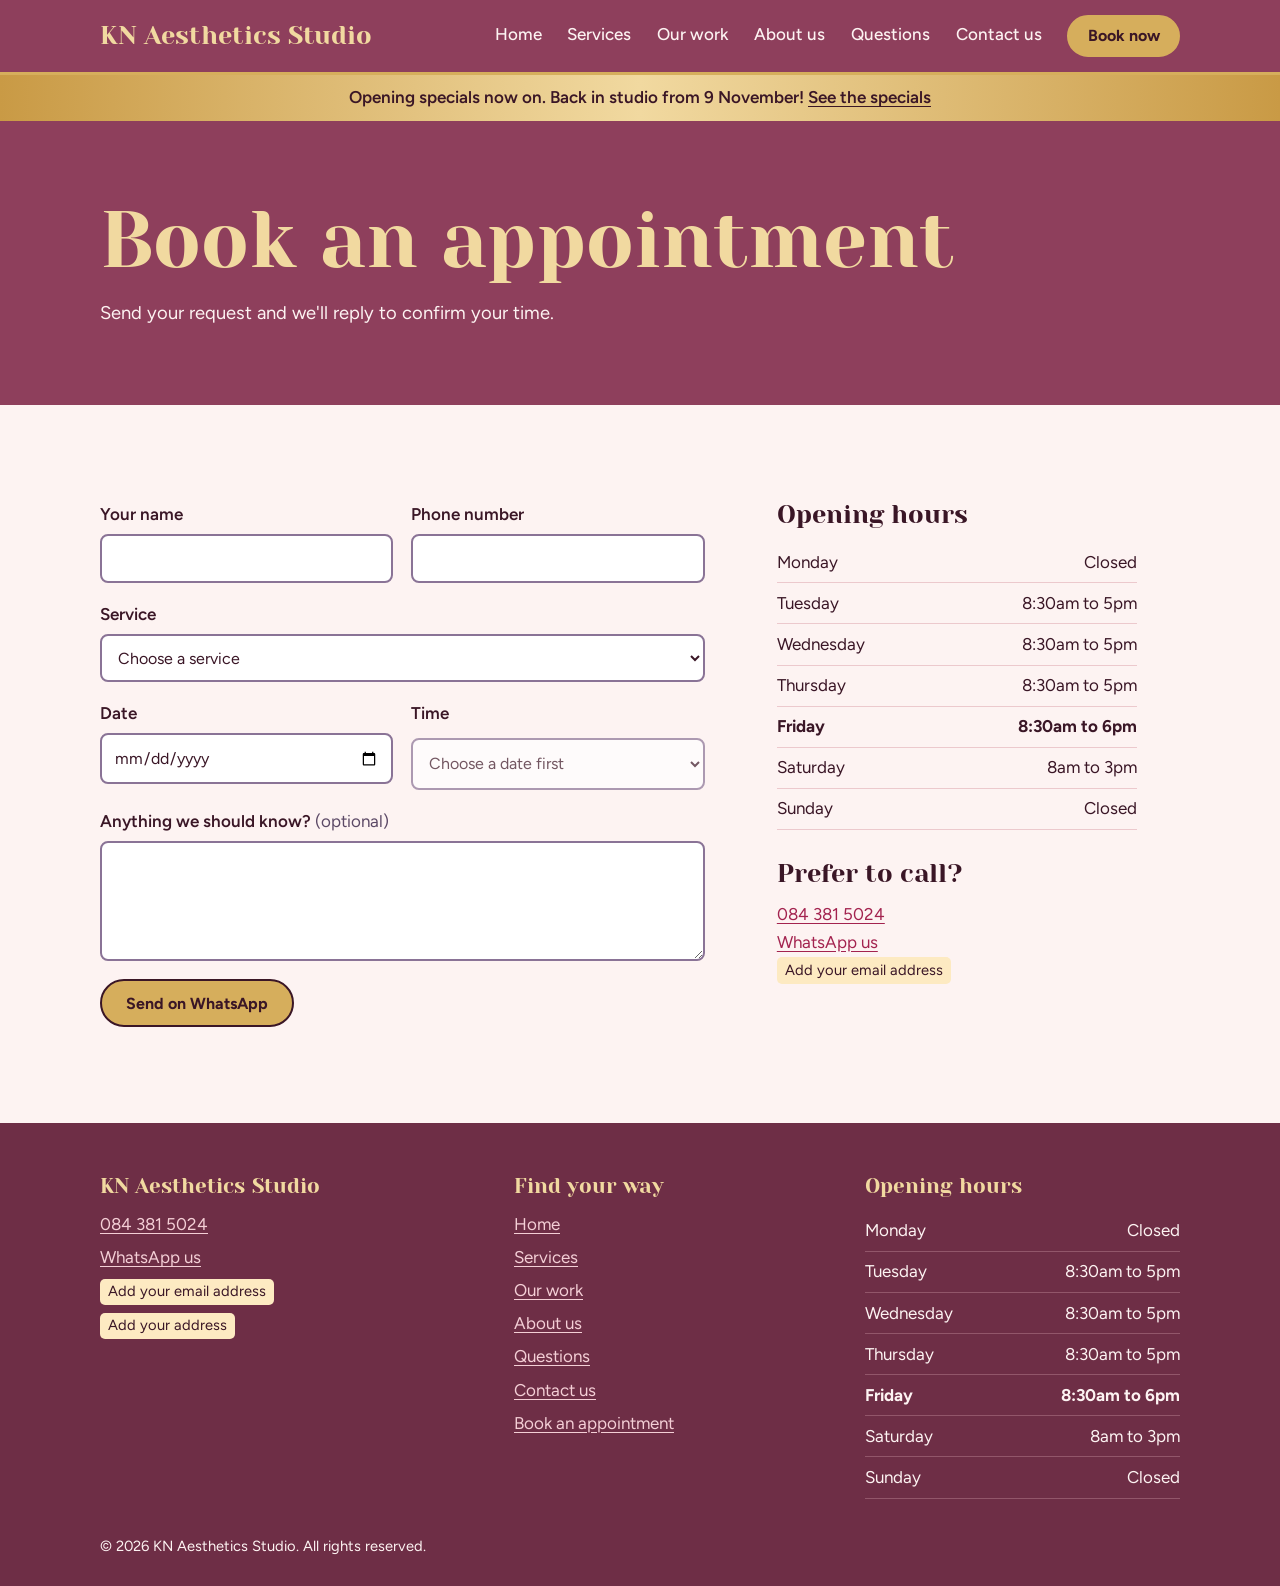
<file: book.html>
<!doctype html>
<html lang="en-ZA">
<head>
<meta charset="utf-8">
<meta name="viewport" content="width=device-width, initial-scale=1">
<title>Book an appointment | KN Aesthetics Studio</title>
<meta name="description" content="Request an appointment at KN Aesthetics Studio by WhatsApp or email.">
<meta property="og:title" content="Book an appointment | KN Aesthetics Studio">
<meta property="og:description" content="Request an appointment at KN Aesthetics Studio by WhatsApp or email.">
<link rel="icon" href="data:image/svg+xml,%3Csvg xmlns='http://www.w3.org/2000/svg' viewBox='0 0 32 32'%3E%3Cpath d='M4 30V14a12 12 0 0 1 24 0v16z' fill='%238e3f5c'/%3E%3Ccircle cx='16' cy='14' r='4' fill='%23d6ae5c'/%3E%3C/svg%3E">
<link rel="stylesheet" href="css/style.css">
</head>
<body>
<div id="site-header"></div>
<main id="main">
<section class="page-top"><div class="wrap"><h1>Book an appointment</h1><p>Send your request and we'll reply to confirm your time.</p></div></section>
<section class="band"><div class="wrap form-layout">
  <form class="form" id="book-form">
    <div class="field"><label for="b-name">Your name</label><input id="b-name" name="name" required autocomplete="name"></div>
    <div class="field"><label for="b-phone">Phone number</label><input id="b-phone" name="phone" type="tel" required autocomplete="tel"></div>
    <div class="field field-full"><label for="b-service">Service</label><select id="b-service" name="service" required><option value="">Choose a service</option></select></div>
    <div class="field"><label for="b-date">Date</label><input id="b-date" name="date" type="date" required><p class="help" id="date-help" role="alert"></p></div>
    <div class="field"><label for="b-time">Time</label><select id="b-time" name="time" required></select></div>
    <div class="field field-full"><label for="b-notes">Anything we should know? <span class="opt">(optional)</span></label><textarea id="b-notes" name="notes"></textarea></div>
    <div class="btn-row field-full"><button class="btn" type="submit" value="whatsapp">Send on WhatsApp</button><button class="btn btn-quiet" type="submit" value="email">Send by email</button></div>
    <p class="notice form-msg" role="status" hidden></p>
  </form>
  <aside class="side">
    <div class="side-block"><h2>Opening hours</h2><div data-hours></div></div>
    <div class="side-block"><h2>Prefer to call?</h2><p data-contact></p></div>
  </aside>
</div></section>
</main>
<div id="site-footer"></div>
<noscript><p class="setup-error">Please turn on JavaScript to see our services, photos and booking form.</p></noscript>
<script src="site-settings.js"></script>
<script src="js/main.js"></script>
</body>
</html>
</file>
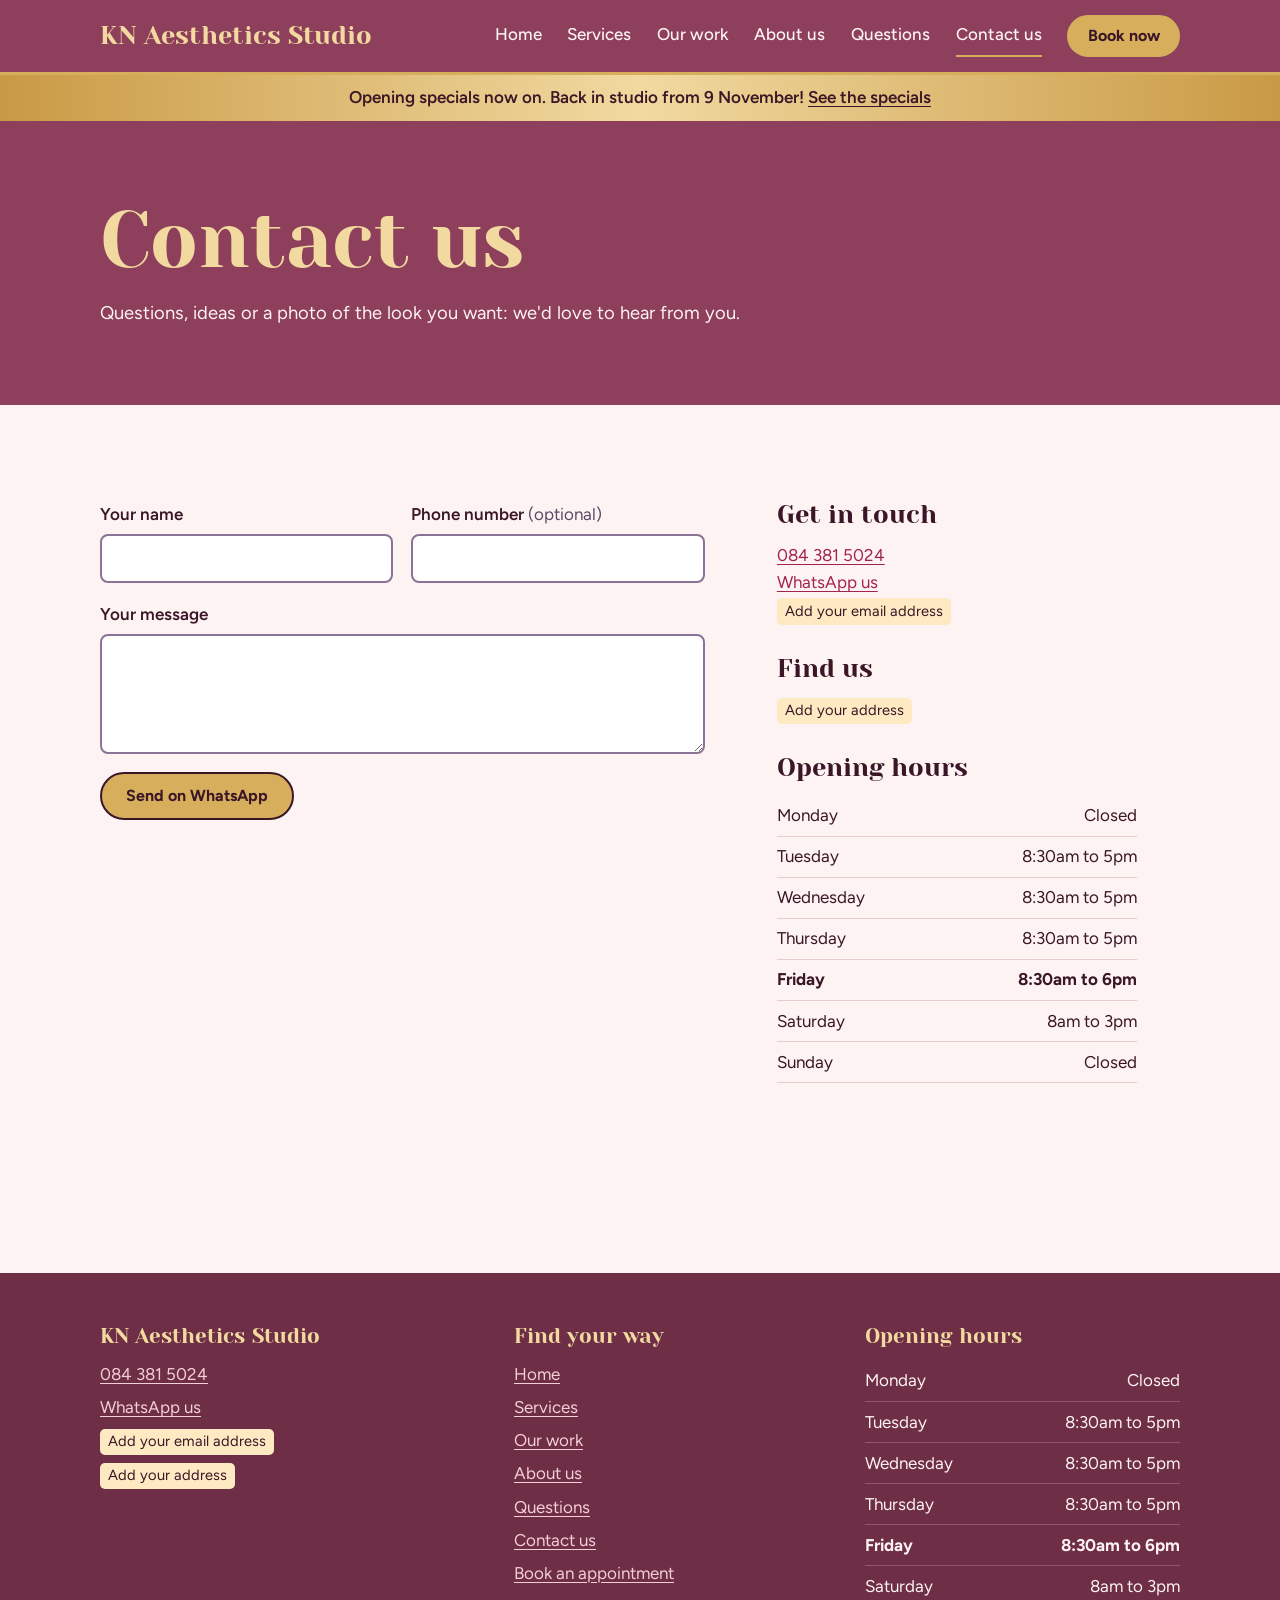
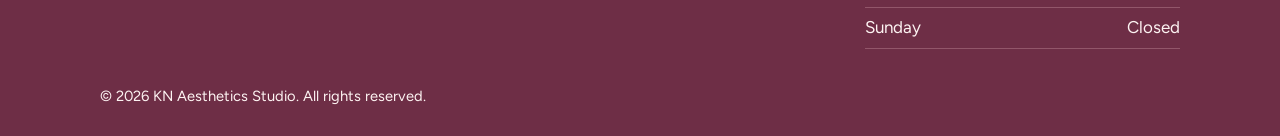
<file: contact.html>
<!doctype html>
<html lang="en-ZA">
<head>
<meta charset="utf-8">
<meta name="viewport" content="width=device-width, initial-scale=1">
<title>Contact us | KN Aesthetics Studio</title>
<meta name="description" content="Find KN Aesthetics Studio, see our opening hours and send us a message.">
<meta property="og:title" content="Contact us | KN Aesthetics Studio">
<meta property="og:description" content="Find KN Aesthetics Studio, see our opening hours and send us a message.">
<link rel="icon" href="data:image/svg+xml,%3Csvg xmlns='http://www.w3.org/2000/svg' viewBox='0 0 32 32'%3E%3Cpath d='M4 30V14a12 12 0 0 1 24 0v16z' fill='%238e3f5c'/%3E%3Ccircle cx='16' cy='14' r='4' fill='%23d6ae5c'/%3E%3C/svg%3E">
<link rel="stylesheet" href="css/style.css">
</head>
<body>
<div id="site-header"></div>
<main id="main">
<section class="page-top"><div class="wrap"><h1>Contact us</h1><p>Questions, ideas or a photo of the look you want: we'd love to hear from you.</p></div></section>
<section class="band"><div class="wrap form-layout">
  <form class="form" id="contact-form">
    <div class="field"><label for="c-name">Your name</label><input id="c-name" name="name" required autocomplete="name"></div>
    <div class="field"><label for="c-phone">Phone number <span class="opt">(optional)</span></label><input id="c-phone" name="phone" type="tel" autocomplete="tel"></div>
    <div class="field field-full"><label for="c-msg">Your message</label><textarea id="c-msg" name="message" required></textarea></div>
    <div class="btn-row field-full"><button class="btn" type="submit" value="whatsapp">Send on WhatsApp</button><button class="btn btn-quiet" type="submit" value="email">Send by email</button></div>
    <p class="notice form-msg" role="status" hidden></p>
  </form>
  <aside class="side">
    <div class="side-block"><h2>Get in touch</h2><p data-contact></p></div>
    <div class="side-block"><h2>Find us</h2><p data-address></p></div>
    <div class="side-block"><h2>Opening hours</h2><div data-hours></div></div>
  </aside>
</div></section>
<section class="wrap" id="map" style="padding-bottom:64px"></section>
</main>
<div id="site-footer"></div>
<noscript><p class="setup-error">Please turn on JavaScript to see our services, photos and booking form.</p></noscript>
<script src="site-settings.js"></script>
<script src="js/main.js"></script>
</body>
</html>
</file>
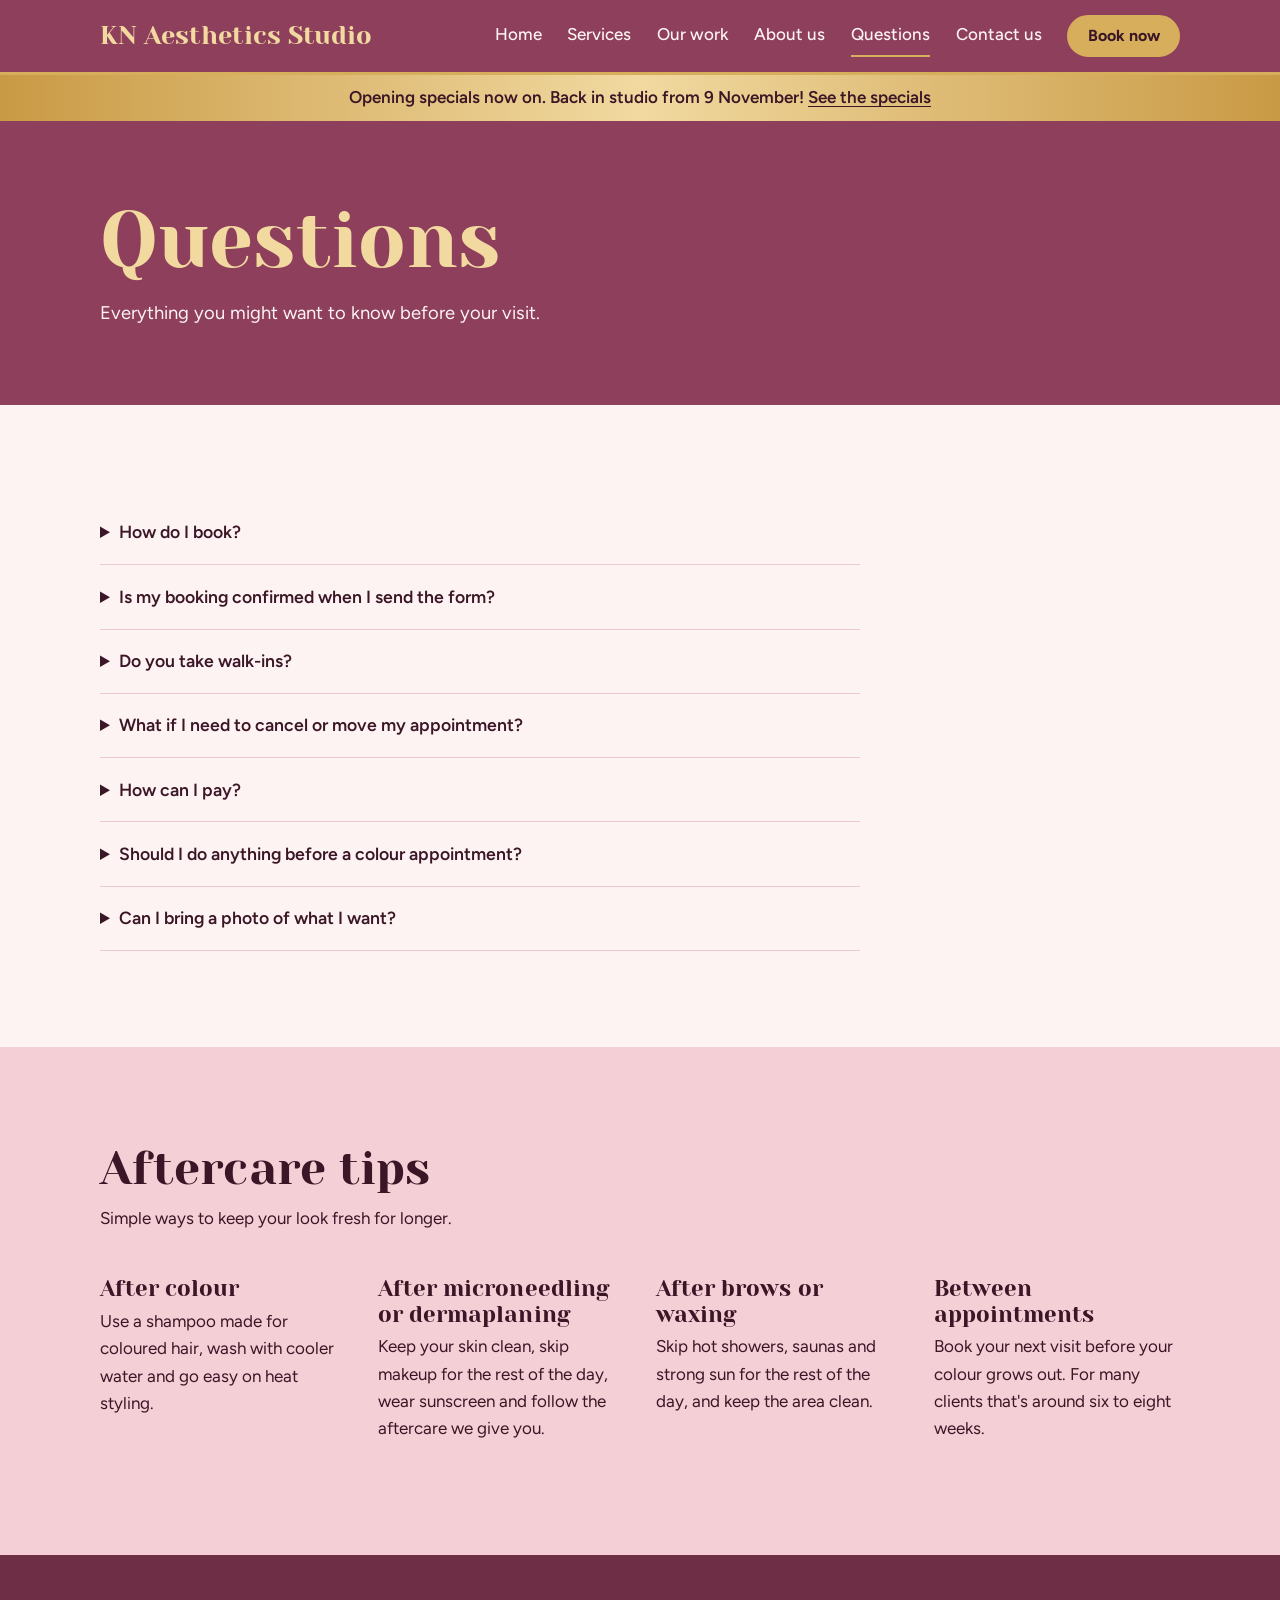
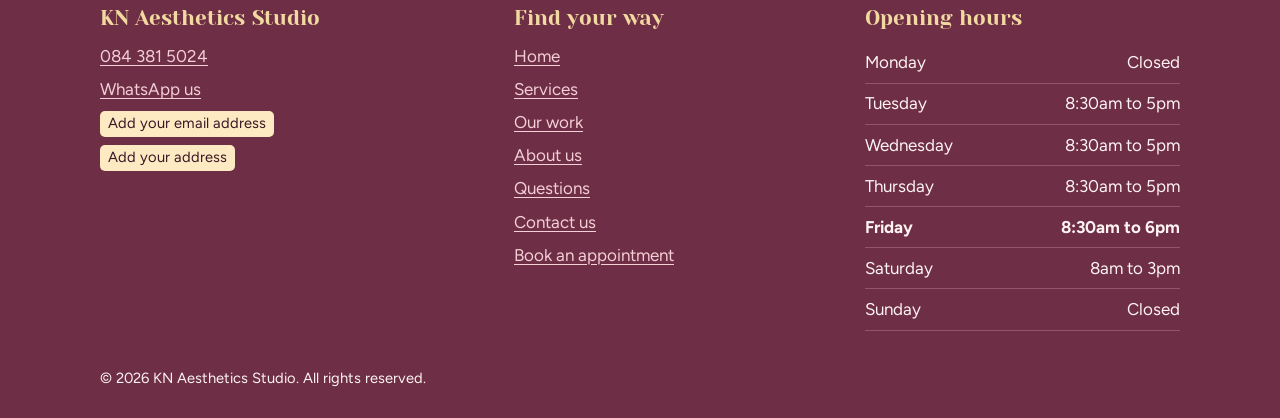
<file: faq.html>
<!doctype html>
<html lang="en-ZA">
<head>
<meta charset="utf-8">
<meta name="viewport" content="width=device-width, initial-scale=1">
<title>Questions | KN Aesthetics Studio</title>
<meta name="description" content="Answers to common questions about bookings and appointments at KN Aesthetics Studio, plus aftercare tips.">
<meta property="og:title" content="Questions | KN Aesthetics Studio">
<meta property="og:description" content="Answers to common questions about bookings and appointments at KN Aesthetics Studio, plus aftercare tips.">
<link rel="icon" href="data:image/svg+xml,%3Csvg xmlns='http://www.w3.org/2000/svg' viewBox='0 0 32 32'%3E%3Cpath d='M4 30V14a12 12 0 0 1 24 0v16z' fill='%238e3f5c'/%3E%3Ccircle cx='16' cy='14' r='4' fill='%23d6ae5c'/%3E%3C/svg%3E">
<link rel="stylesheet" href="css/style.css">
</head>
<body>
<div id="site-header"></div>
<main id="main">
<section class="page-top"><div class="wrap"><h1>Questions</h1><p>Everything you might want to know before your visit.</p></div></section>
<section class="band"><div class="wrap"><div class="faq" id="faq"></div></div></section>
<section class="band band-tint"><div class="wrap">
  <div class="section-head"><h2>Aftercare tips</h2><p>Simple ways to keep your look fresh for longer.</p></div>
  <div class="tips" id="tips"></div>
</div></section>
</main>
<div id="site-footer"></div>
<noscript><p class="setup-error">Please turn on JavaScript to see our services, photos and booking form.</p></noscript>
<script src="site-settings.js"></script>
<script src="js/main.js"></script>
</body>
</html>
</file>
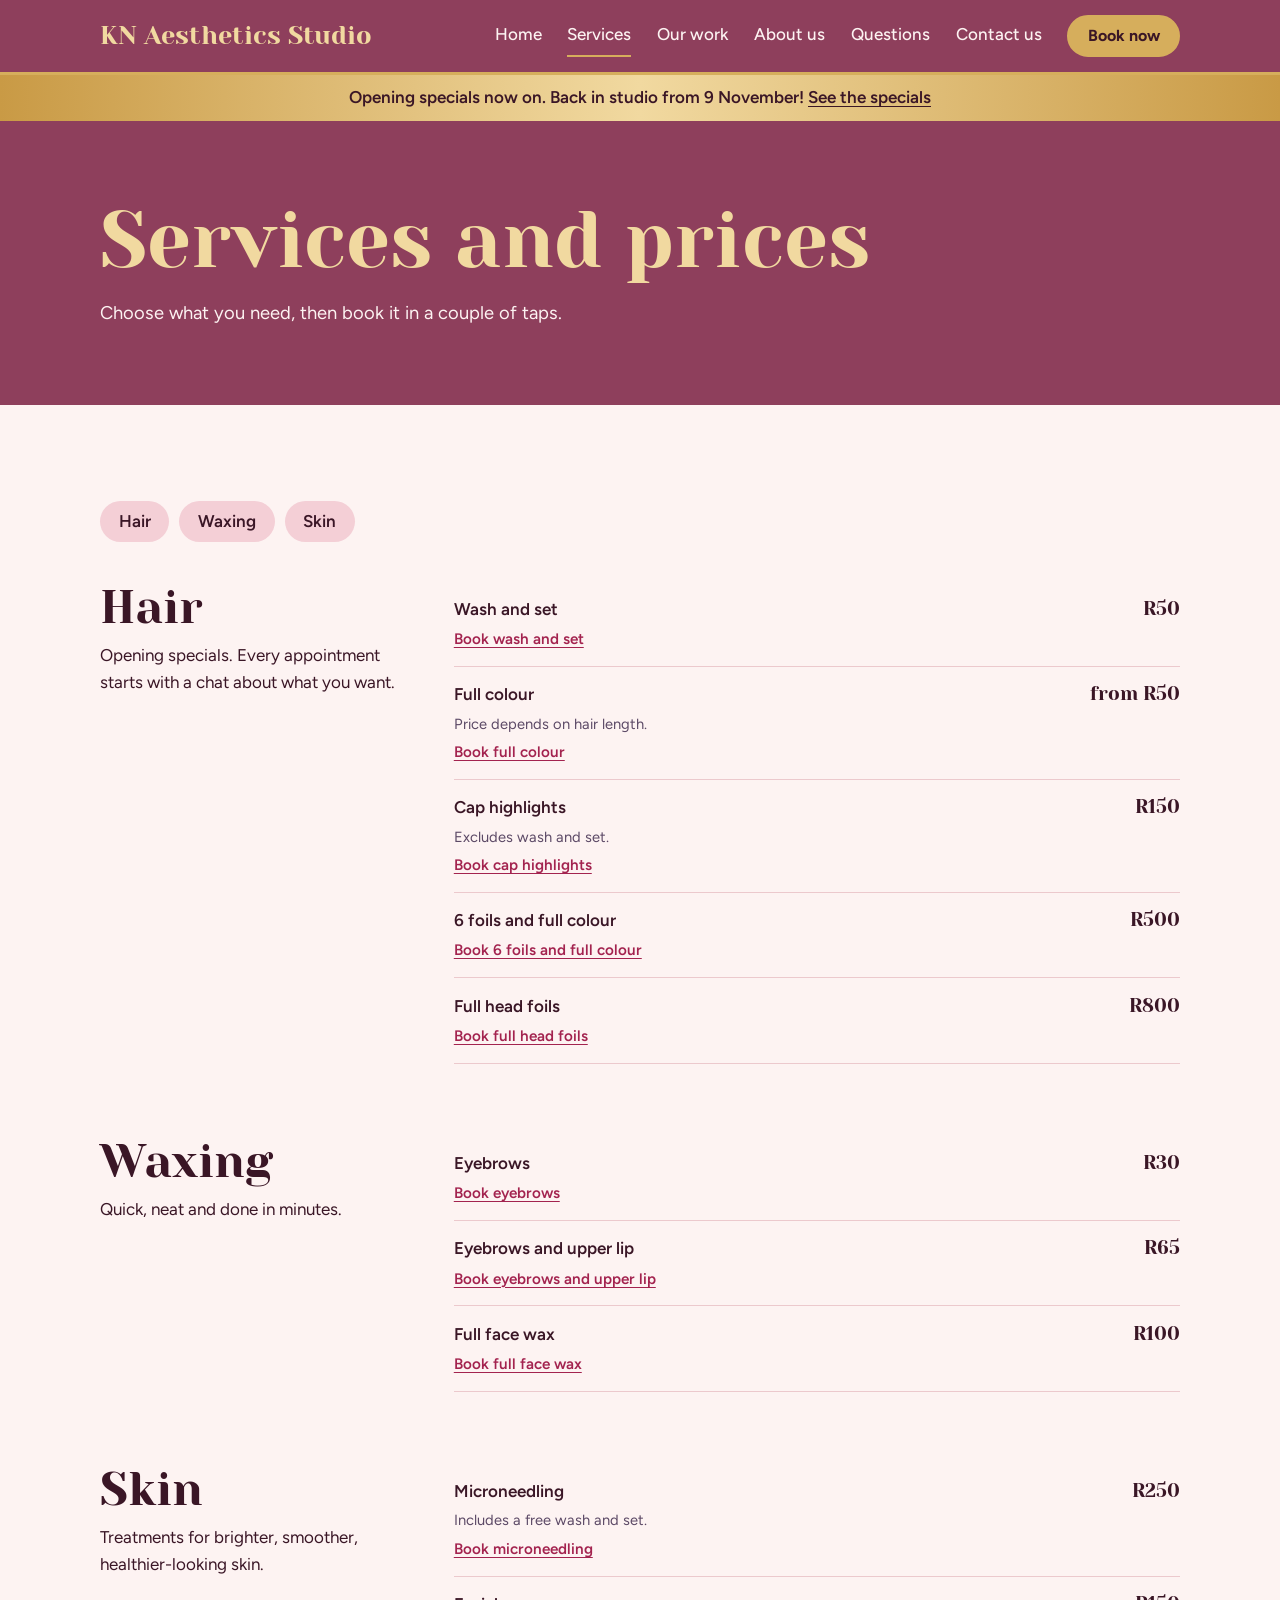
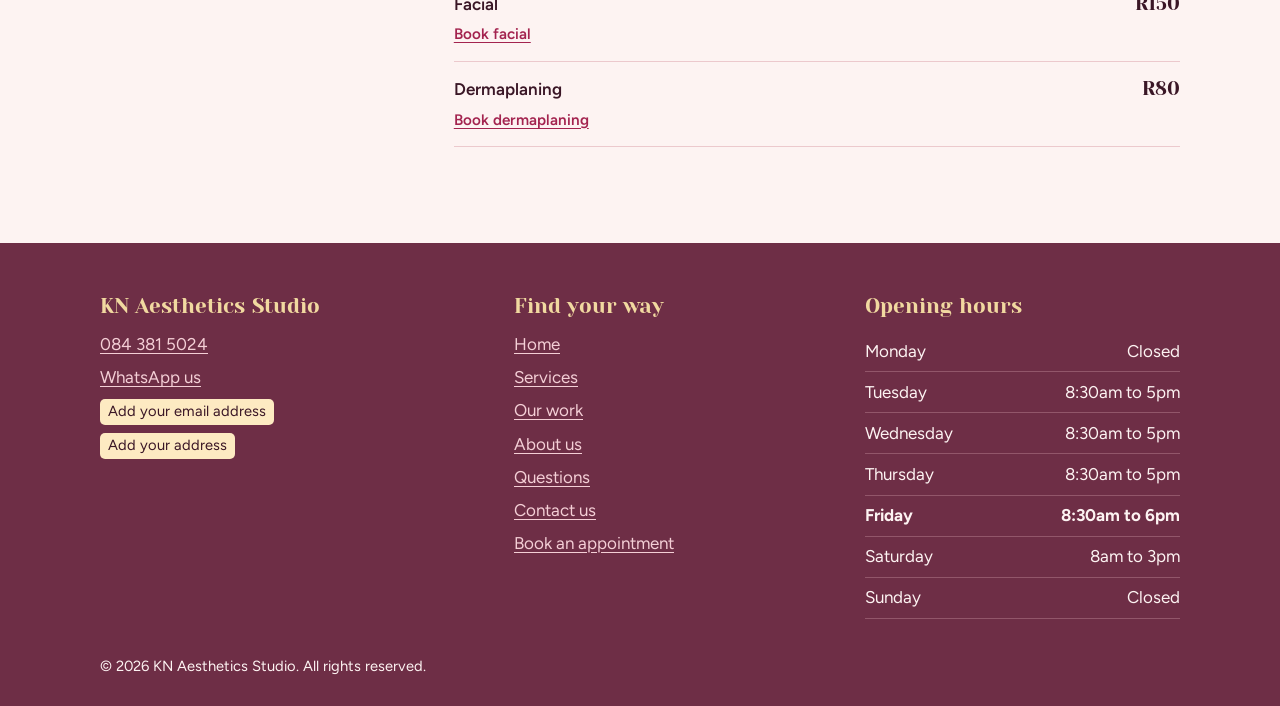
<file: services.html>
<!doctype html>
<html lang="en-ZA">
<head>
<meta charset="utf-8">
<meta name="viewport" content="width=device-width, initial-scale=1">
<title>Services and prices | KN Aesthetics Studio</title>
<meta name="description" content="Hair, waxing and skin services and prices at KN Aesthetics Studio.">
<meta property="og:title" content="Services and prices | KN Aesthetics Studio">
<meta property="og:description" content="Hair, waxing and skin services and prices at KN Aesthetics Studio.">
<link rel="icon" href="data:image/svg+xml,%3Csvg xmlns='http://www.w3.org/2000/svg' viewBox='0 0 32 32'%3E%3Cpath d='M4 30V14a12 12 0 0 1 24 0v16z' fill='%238e3f5c'/%3E%3Ccircle cx='16' cy='14' r='4' fill='%23d6ae5c'/%3E%3C/svg%3E">
<link rel="stylesheet" href="css/style.css">
</head>
<body>
<div id="site-header"></div>
<main id="main">
<section class="page-top"><div class="wrap"><h1>Services and prices</h1><p>Choose what you need, then book it in a couple of taps.</p></div></section>
<section class="band"><div class="wrap">
  <div class="jump" id="jump" style="margin:0 0 40px"></div>
  <div class="price-menu" id="price-menu"></div>
</div></section>
</main>
<div id="site-footer"></div>
<noscript><p class="setup-error">Please turn on JavaScript to see our services, photos and booking form.</p></noscript>
<script src="site-settings.js"></script>
<script src="js/main.js"></script>
</body>
</html>
</file>
<file: css/style.css>
@font-face{font-family:"Yeseva One";src:url(../fonts/yeseva-one.woff2) format("woff2");font-display:swap}
@font-face{font-family:"Figtree";src:url(../fonts/figtree.woff2) format("woff2");font-weight:300 900;font-display:swap}
:root{
  --deep:#8e3f5c;--deep-2:#6e2e46;--blush:#f4cfd6;--blush-pale:#fdf3f2;--gold:#d6ae5c;--gold-light:#f1d9a0;
  --ink:#3a1626;--rose:#a3234f;--line:#ecc9cd;--white:#fff;
  --display:"Yeseva One",Georgia,serif;--body:"Figtree",system-ui,sans-serif;
  --wrap:1160px;--gut:clamp(16px,4vw,40px);
}
*,*::before,*::after{box-sizing:border-box}
[hidden]{display:none!important}
html{scroll-behavior:smooth;-webkit-text-size-adjust:100%}
body{margin:0;background:var(--blush-pale);color:var(--ink);font:400 1.0625rem/1.6 var(--body);display:flex;flex-direction:column;min-height:100vh}
main{flex:1}
img{display:block;max-width:100%}
h1,h2,h3{font-family:var(--display);font-weight:400;line-height:1.12;margin:0;letter-spacing:.002em}
h1{font-size:clamp(2.6rem,7vw,4.9rem)}
h2{font-size:clamp(1.9rem,4vw,2.9rem)}
h3{font-size:1.4rem}
p{margin:0 0 1em;max-width:62ch}
a{color:var(--rose);text-underline-offset:.18em}
a:hover{color:var(--ink)}
:focus-visible{outline:3px solid var(--gold);outline-offset:3px;border-radius:3px}
.wrap{width:min(100%,var(--wrap));margin-inline:auto;padding-inline:var(--gut)}
.band{padding-block:clamp(56px,8vw,96px)}
.band-tint{background:var(--blush)}
.band-deep{background:var(--deep);color:var(--blush-pale)}
.band-deep a:not(.btn){color:var(--blush)}
.band-deep a:not(.btn):hover{color:var(--white)}
.section-head{margin-bottom:clamp(28px,4vw,44px)}
.section-head p{margin:.6em 0 0}
.skip{position:absolute;left:-999px;top:8px;background:var(--gold);color:var(--ink);padding:.6em 1em;z-index:60}
.skip:focus{left:8px}

/* Buttons */
.btn{display:inline-flex;align-items:center;justify-content:center;gap:.5em;min-height:48px;padding:.65em 1.5em;border:2px solid var(--ink);border-radius:999px;background:var(--gold);color:var(--ink);font:700 1rem/1.2 var(--body);text-decoration:none;cursor:pointer;transition:background .15s}
.btn:hover{background:var(--blush);color:var(--ink)}
.btn-quiet{background:transparent}
.btn-quiet:hover{background:var(--white)}
.band-deep .btn-quiet,.hero .btn-quiet{border-color:var(--blush);color:var(--blush)}
.band-deep .btn-quiet:hover,.hero .btn-quiet:hover{background:var(--blush);color:var(--ink)}
.btn-row{display:flex;flex-wrap:wrap;gap:12px}

/* Header */
.site-head{position:sticky;top:0;z-index:40;background:var(--deep);color:var(--blush-pale);border-bottom:3px solid var(--gold)}
.head-in{display:flex;align-items:center;justify-content:space-between;gap:16px;min-height:72px}
.brand{font:400 1.6rem/1 var(--display);color:var(--gold-light);text-decoration:none;white-space:nowrap}
.brand:hover{color:var(--white)}
.nav{display:flex;align-items:center;gap:clamp(12px,2vw,26px)}
.nav a:not(.btn){color:var(--blush-pale);text-decoration:none;font-weight:500;padding:.4em 0;border-bottom:2px solid transparent}
.nav a:not(.btn):hover{color:var(--white)}
.nav a[aria-current=page]:not(.btn){border-color:var(--gold)}
.nav .btn{min-height:42px;padding:.45em 1.15em;border-color:var(--gold)}
.menu-btn{display:none;min-height:44px;padding:.3em 1em;background:none;color:var(--blush-pale);border:2px solid var(--blush);border-radius:999px;font:600 1rem var(--body);cursor:pointer}
@media (max-width:480px){.brand{font-size:1.25rem;white-space:normal;line-height:1.1}}
@media (max-width:900px){
  .menu-btn{display:block}
  .nav{display:none;position:absolute;left:0;right:0;top:100%;flex-direction:column;align-items:stretch;gap:0;padding:8px var(--gut) 20px;background:var(--deep);border-bottom:3px solid var(--gold)}
  .nav.open{display:flex}
  .nav a:not(.btn){padding:.75em 0;border-bottom:1px solid rgba(249,203,210,.25)}
  .nav a[aria-current=page]:not(.btn){color:var(--gold);border-color:rgba(249,203,210,.25)}
  .nav .btn{margin-top:14px}
}

/* Announcement bar */
.announce{background:linear-gradient(90deg,#c99a45,#f1d9a0,#c99a45);color:var(--ink);text-align:center;font-weight:600;padding:.55em var(--gut);margin:0;max-width:none}
.announce a{color:var(--ink)}

/* Hero */
.hero{background:var(--deep);color:var(--blush-pale);overflow:hidden}
.hero-in{display:grid;grid-template-columns:1.1fr .9fr;gap:clamp(32px,6vw,72px);align-items:center;padding-block:clamp(40px,6vw,72px)}
.hero h1{color:var(--gold-light);font-size:clamp(3rem,8vw,5.9rem);line-height:1.02}
.hero-lede{font-size:clamp(1.1rem,2vw,1.3rem);margin:1.1em 0 1.6em;max-width:34ch}
.status{display:inline-flex;align-items:center;gap:.6em;margin-top:22px;font-weight:500}
.status::before{content:"";width:11px;height:11px;border-radius:50%;background:var(--blush);flex:none}
.status.is-open::before{background:var(--gold);box-shadow:0 0 0 4px rgba(214,174,92,.35)}
@media (max-width:820px){.hero-in{grid-template-columns:1fr}.mirror{max-width:340px;margin-inline:auto}}

/* The mirror */
.mirror{position:relative;width:100%;max-width:440px;aspect-ratio:400/520;margin-left:auto}
.mirror-frame{position:absolute;inset:0;width:100%;height:100%;overflow:visible}
.mirror-photo{position:absolute;left:7.5%;right:7.5%;top:5.8%;bottom:1.9%;border-radius:999px 999px 0 0;overflow:hidden;background:var(--blush)}
.bulb{fill:#7f8f72;animation:light .45s ease-out forwards;animation-delay:calc(var(--i)*55ms + 200ms)}
@keyframes light{to{fill:#ffe9b0;filter:drop-shadow(0 0 7px #ffd779)}}

/* Photo slots */
.photo{position:relative;background:var(--blush);overflow:hidden}
.photo img{width:100%;height:100%;object-fit:cover}
.mirror-photo.photo{position:absolute}
.slot-empty{height:100%;min-height:120px;display:flex;flex-direction:column;align-items:center;justify-content:center;gap:.3em;padding:14px;text-align:center;color:var(--ink);font-size:.86rem;line-height:1.35;border:2px dashed var(--rose);border-radius:inherit;overflow-wrap:anywhere}
.slot-empty strong{font:400 1.1rem var(--display)}
.arch{border-radius:999px 999px 0 0;aspect-ratio:3/4}

/* Home work strip */
.work-strip{display:grid;grid-template-columns:repeat(4,1fr);gap:clamp(12px,2.4vw,28px)}
.work-strip figure{margin:0}
.work-strip figcaption{margin-top:.55em;font-weight:500}
@media (max-width:760px){.work-strip{grid-template-columns:repeat(2,1fr)}}
.after{margin-top:32px}

/* Price list */
.price-menu{display:grid;gap:clamp(44px,6vw,72px)}
.home-prices{display:grid;grid-template-columns:repeat(3,1fr);gap:clamp(28px,4vw,56px)}
@media (max-width:820px){.home-prices{grid-template-columns:1fr}}
.home-prices .price-row{grid-template-columns:1fr auto}
.price-group{display:grid;grid-template-columns:minmax(180px,1fr) 2.4fr;gap:clamp(20px,4vw,56px);scroll-margin-top:96px}
.price-group p{margin-top:.5em}
@media (max-width:760px){.price-group{grid-template-columns:1fr}}
.price-list{list-style:none;margin:0;padding:0}
.price-row{display:grid;grid-template-columns:1fr auto auto;gap:4px 18px;align-items:baseline;padding:.85em 0;border-bottom:1px solid var(--line)}
.home-prices .price-list{margin-top:.6em}
.price-name{font-weight:600}
.price-time{color:#5c4966;font-size:.92rem}
.price-amt{font:400 1.2rem var(--display);white-space:nowrap}
.price-note{grid-column:1/-1;color:#5c4966;font-size:.92rem}
.price-book{grid-column:1/-1;font-size:.95rem;font-weight:600}
.jump{display:flex;flex-wrap:wrap;gap:10px;margin-top:24px}
.jump a{color:var(--ink);background:var(--blush);padding:.4em 1.1em;border-radius:999px;text-decoration:none;font-weight:600}
.jump a:hover{background:var(--gold)}

/* Page intro */
.page-top{background:var(--deep);color:var(--blush-pale);padding-block:clamp(40px,6vw,76px)}
.page-top h1{color:var(--gold-light)}
.page-top p{margin:.8em 0 0;font-size:1.15rem}

/* Steps */
.steps{list-style:none;margin:0;padding:0;display:grid;grid-template-columns:repeat(3,1fr);gap:clamp(24px,4vw,48px);counter-reset:s}
.steps li{counter-increment:s}
.steps li::before{content:counter(s);display:block;font:400 2.8rem/1 var(--display);color:var(--gold);margin-bottom:.2em}
.steps h3{margin-bottom:.3em}
@media (max-width:760px){.steps{grid-template-columns:1fr}}

/* Reviews */
.reviews{display:grid;grid-template-columns:repeat(auto-fit,minmax(260px,1fr));gap:32px}
.reviews blockquote{margin:0;font:400 1.3rem/1.35 var(--display)}
.reviews cite{display:block;margin-top:.7em;font:600 1rem var(--body);font-style:normal}

/* Gallery */
.filters{display:flex;flex-wrap:wrap;gap:10px;margin-bottom:28px}
.filters button{min-height:44px;padding:.4em 1.2em;border:2px solid var(--ink);border-radius:999px;background:none;color:var(--ink);font:600 1rem var(--body);cursor:pointer}
.filters button[aria-pressed=true]{background:var(--ink);color:var(--blush-pale)}
.gallery-grid{display:grid;grid-template-columns:repeat(auto-fill,minmax(min(100%,240px),1fr));gap:clamp(10px,1.6vw,18px)}
.tile{margin:0;position:relative}
.tile .photo{aspect-ratio:4/5}
.tile button{display:block;width:100%;padding:0;border:0;background:none;cursor:zoom-in;color:inherit;font:inherit;text-align:left}
.tile figcaption{padding:.45em 0 0;font-weight:500}
.lightbox{border:0;padding:0;background:transparent;max-width:min(94vw,1000px);width:100%;color:var(--blush-pale)}
.lightbox::backdrop{background:rgba(20,8,26,.9)}
.lightbox img{max-height:78vh;width:auto;max-width:100%;margin:auto}
.lb-bar{display:flex;align-items:center;justify-content:space-between;gap:12px;padding-top:12px}
.lb-bar button{min-height:44px;padding:.3em 1em;background:none;color:var(--blush-pale);border:2px solid var(--blush);border-radius:999px;font:600 .95rem var(--body);cursor:pointer}
.lb-cap{flex:1;text-align:center}

/* About */
.split{display:grid;grid-template-columns:1fr 1.25fr;gap:clamp(32px,6vw,80px);align-items:center}
@media (max-width:760px){.split{grid-template-columns:1fr}}
.split .arch{max-width:420px;width:100%}
.values{display:grid;grid-template-columns:repeat(3,1fr);gap:clamp(24px,4vw,48px)}
.values h3{margin-bottom:.35em}
@media (max-width:760px){.values{grid-template-columns:1fr}}
.team{display:grid;grid-template-columns:repeat(auto-fit,minmax(220px,300px));gap:36px}
.team h3{margin-top:.6em}
.team-role{font-weight:600;margin:.1em 0 .4em}

/* Forms */
.form-layout{display:grid;grid-template-columns:1.5fr 1fr;gap:clamp(32px,6vw,72px);align-items:start}
@media (max-width:820px){.form-layout{grid-template-columns:1fr}}
.form{display:grid;grid-template-columns:1fr 1fr;gap:18px}
.field{display:grid;gap:6px;min-width:0}
.field-full{grid-column:1/-1}
@media (max-width:560px){.form{grid-template-columns:1fr}.field-full{grid-column:auto}}
label{font-weight:600}
.opt{font-weight:400;color:#5c4966}
input,select,textarea{width:100%;min-height:48px;padding:.6em .75em;font:inherit;font-size:1rem;color:var(--ink);background:var(--white);border:2px solid #8a7396;border-radius:8px}
textarea{min-height:120px;resize:vertical}
input:focus,select:focus,textarea:focus{outline:3px solid var(--gold);outline-offset:1px;border-color:var(--ink)}
.help{font-size:.92rem;color:#5c4966;margin:0}
.notice{grid-column:1/-1;margin:0;padding:.8em 1em;border-radius:8px;background:var(--blush);max-width:none}
.notice.err{background:#fbe0e5;border-left:5px solid var(--rose)}
.notice.ok{background:#fdeac2;border-left:5px solid var(--gold)}
.notice[hidden]{display:none}
.side h2{font-size:1.6rem;margin-bottom:.5em}
.side-block{margin-bottom:30px}
.hours{width:100%;border-collapse:collapse;max-width:360px}
.hours th,.hours td{padding:.38em 0;text-align:left;font-weight:400;border-bottom:1px solid var(--line)}
.band-deep .hours th,.band-deep .hours td,.foot .hours th,.foot .hours td{border-color:rgba(249,203,210,.25)}
.hours td{text-align:right}
.hours .today th,.hours .today td{font-weight:700}
.todo{display:inline-block;font-size:.92rem;background:#fdeac2;color:var(--ink);padding:.1em .55em;border-radius:5px}
.map{width:100%;height:320px;border:0;display:block;border-radius:10px}

/* FAQ */
.faq details{border-bottom:1px solid var(--line);max-width:760px}
.faq summary{cursor:pointer;padding:1em 0;font-weight:600;font-size:1.1rem}
.faq details p{padding-bottom:.6em}
.tips{display:grid;grid-template-columns:repeat(auto-fit,minmax(230px,1fr));gap:32px}
.tips h3{margin-bottom:.3em}

/* Footer */
.foot{background:var(--deep-2);color:var(--blush-pale);padding-block:52px 28px}
.foot a{color:var(--blush)}
.foot a:hover{color:var(--white)}
.foot-grid{display:grid;grid-template-columns:1.2fr 1fr 1fr;gap:36px}
@media (max-width:760px){.foot-grid{grid-template-columns:1fr}}
.foot h2{font-size:1.3rem;color:var(--gold-light);margin-bottom:.6em}
.foot ul{list-style:none;margin:0;padding:0;display:grid;gap:.35em}
.foot-small{margin:36px 0 0;font-size:.92rem;max-width:none}
.setup-error{background:#fbe0e5;padding:1em var(--gut);border-bottom:4px solid var(--rose);margin:0;max-width:none}

@media (prefers-reduced-motion:reduce){
  html{scroll-behavior:auto}
  .bulb{animation:none;fill:#ffe9b0}
  .btn{transition:none}
}
</file>
